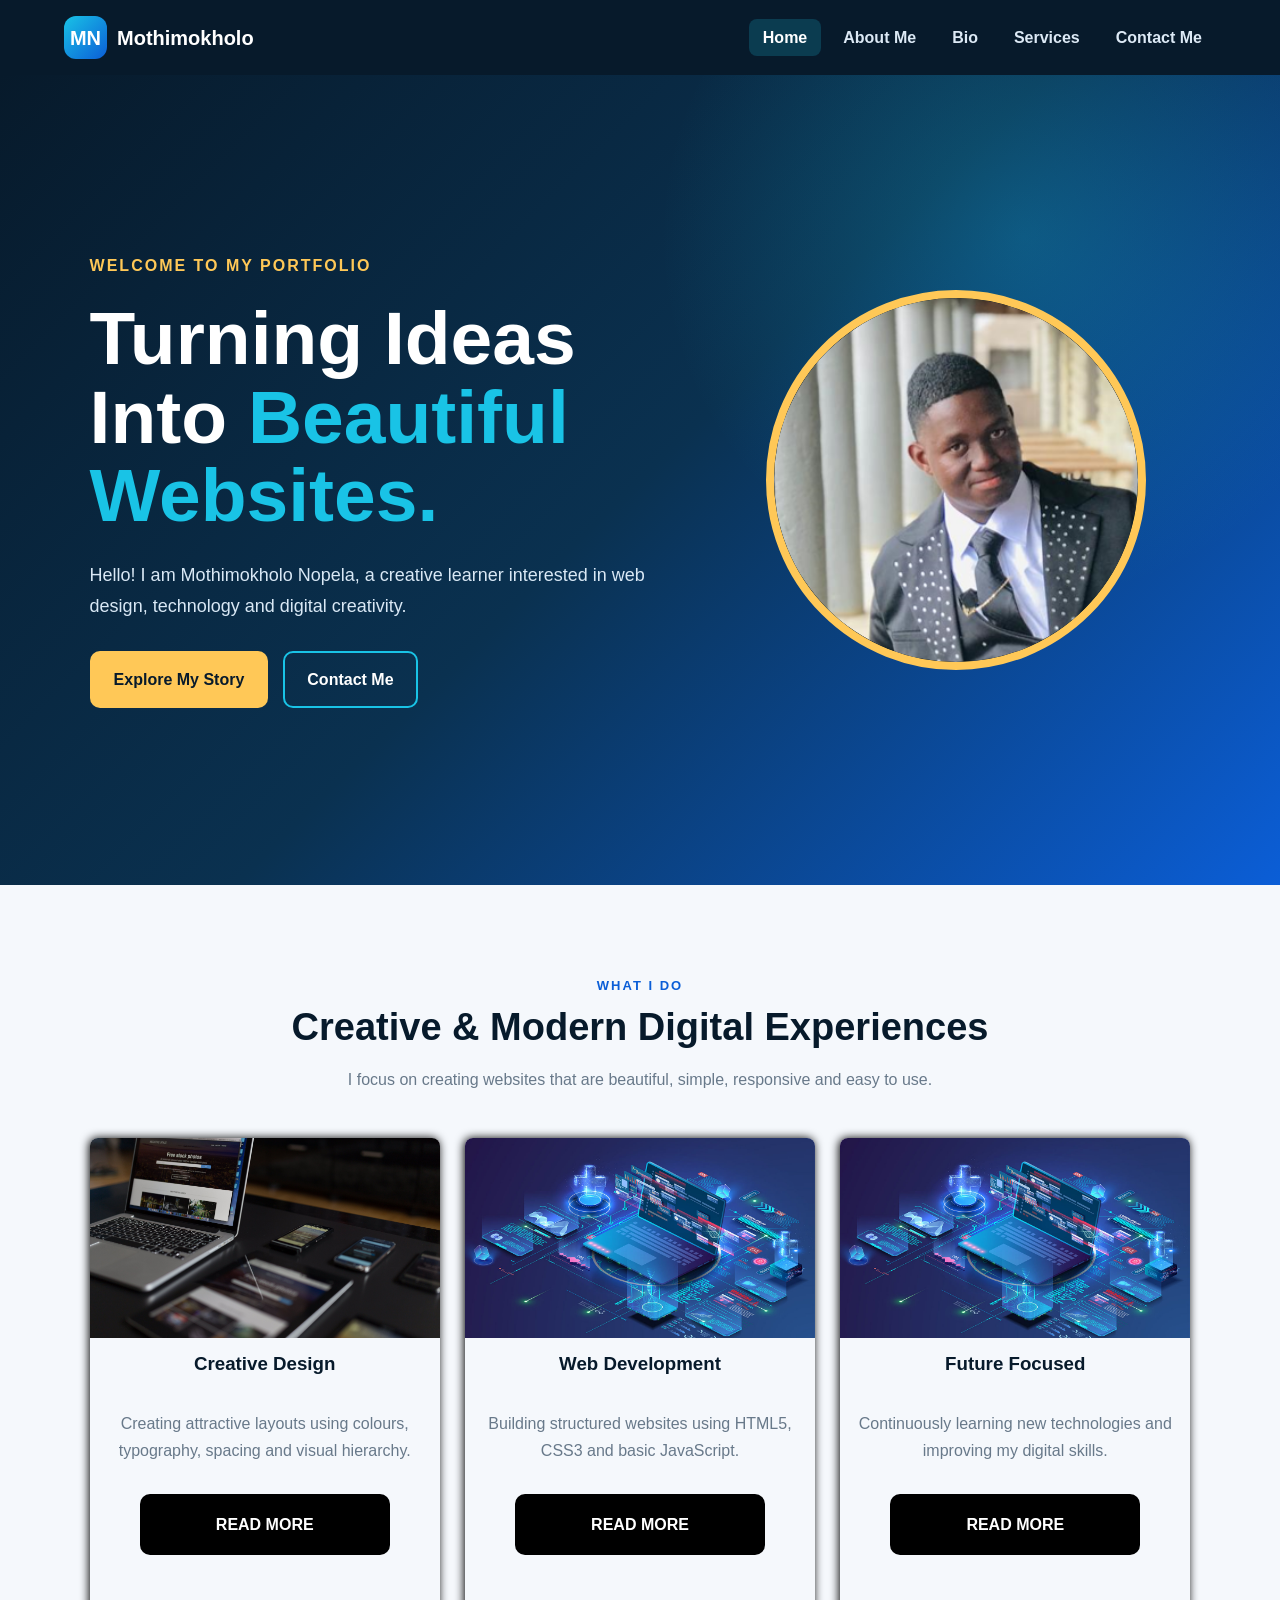
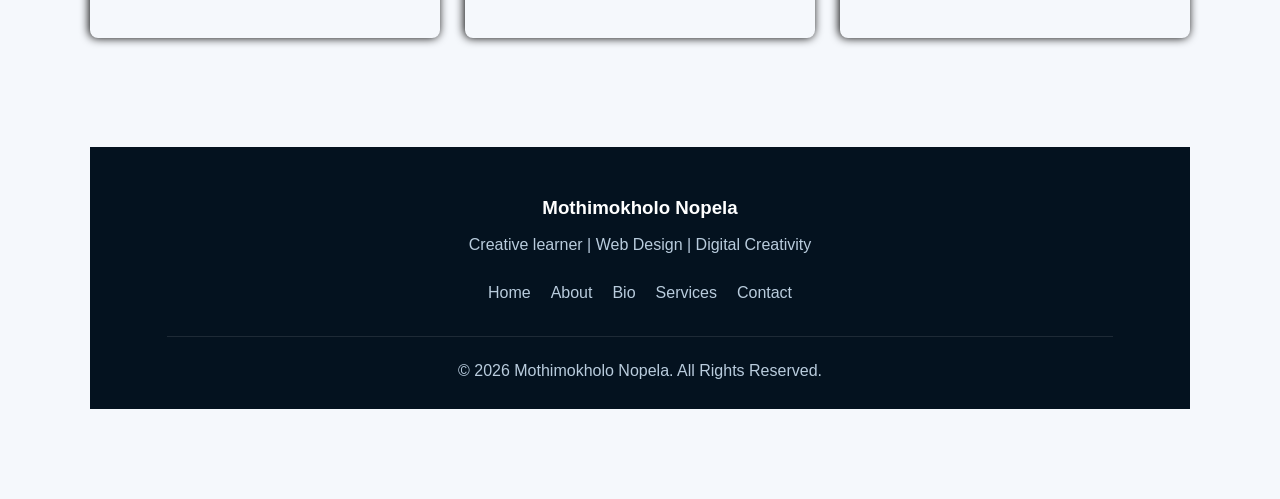
<file: index.html>
<!<!DOCTYPE html>
<html lang="en">
<head>
    <meta charset="UTF-8">
    <meta name="viewport" content="width=device-width, initial-scale=1.0">

    <title>Mothimokholo Nopela | Home</title>

    <link rel="stylesheet" href="style.css">
</head>

<body>

    <!-- Navigation Bar -->
    <header>
        <nav class="navbar">

            <div class="logo">
                <span>MN</span>
                Mothimokholo
            </div>

            <button class="menu-btn" onclick="toggleMenu()">☰</button>

            <ul class="nav-links" id="navLinks">
                <li><a href="index.html" class="active">Home</a></li>
                <li><a href="about.html">About Me</a></li>
                <li><a href="bio.html">Bio</a></li>
                <li><a href="services.html">Services</a></li>
                <li><a href="contact.html">Contact Me</a></li>
            </ul>

        </nav>
    </header>


    <!-- Hero Section -->
    <section class="hero">

        <div class="hero-content">

            <span class="welcome">WELCOME TO MY PORTFOLIO</span>

            <h1>
                Turning Ideas Into
                <span>Beautiful Websites.</span>
            </h1>

            <p>
                Hello! I am Mothimokholo Nopela, a creative learner
                interested in web design, technology and digital creativity.
            </p>

            <div class="hero-buttons">
                <a href="about.html" class="btn primary-btn">
                    Explore My Story
                </a>

                <a href="contact.html" class="btn secondary-btn">
                    Contact Me
                </a>
            </div>

        </div>


        <!-- PHOTO AREA -->
        <div class="photo-container">

            <div class="photo-placeholder">

                

                <img src="images/123.png" alt="profile">

                

            </div>

        </div>

    </section>


    <!-- Introduction Cards -->
    <section class="section">

        <div class="section-title">

            <span>WHAT I DO</span>

            <h2>Creative & Modern Digital Experiences</h2>

            <p>
                I focus on creating websites that are beautiful,
                simple, responsive and easy to use.
            </p>
            
            

        </div>


        <div class="cards">

            <div class="card">

                <img src="images/pexels-negativespace-34140.jpg" alt="creative design">

                <h3>Creative Design</h3>

                <p>
                    Creating attractive layouts using colours,
                    typography, spacing and visual hierarchy.
                </p>
                <a href="#" class="btn">READ MORE</a>
                

            </div>


            <div class="card">

                <img src="images/future-webdesign.jpg" alt="web development">

                <h3>Web Development</h3>

                <p>
                    Building structured websites using HTML5,
                    CSS3 and basic JavaScript.
                </p>
                <a href="#" class="btn">READ MORE</a>
                

            </div>


            <div class="card">

                <img src="images/future-webdesign.jpg" alt="website development">

                <h3>Future Focused</h3>

                <p>
                    Continuously learning new technologies and
                    improving my digital skills.
                </p>
                <a href="#" class="btn">READ MORE</a>
                

            </div>

        </div>
        <br><br><br><br>

    


    <!-- Footer -->
    <footer>

        <div class="footer-content">

            <h3>Mothimokholo Nopela</h3>

            <p>
                Creative learner | Web Design | Digital Creativity
            </p>

            <div class="footer-links">
                <a href="index.html">Home</a>
                <a href="about.html">About</a>
                <a href="bio.html">Bio</a>
                <a href="services.html">Services</a>
                <a href="contact.html">Contact</a>
            </div>

        </div>

        <p class="copyright">
            © 2026 Mothimokholo Nopela. All Rights Reserved.
        </p>

    </footer>


    <script src="script.js"></script>

</body>
</html>
</file>
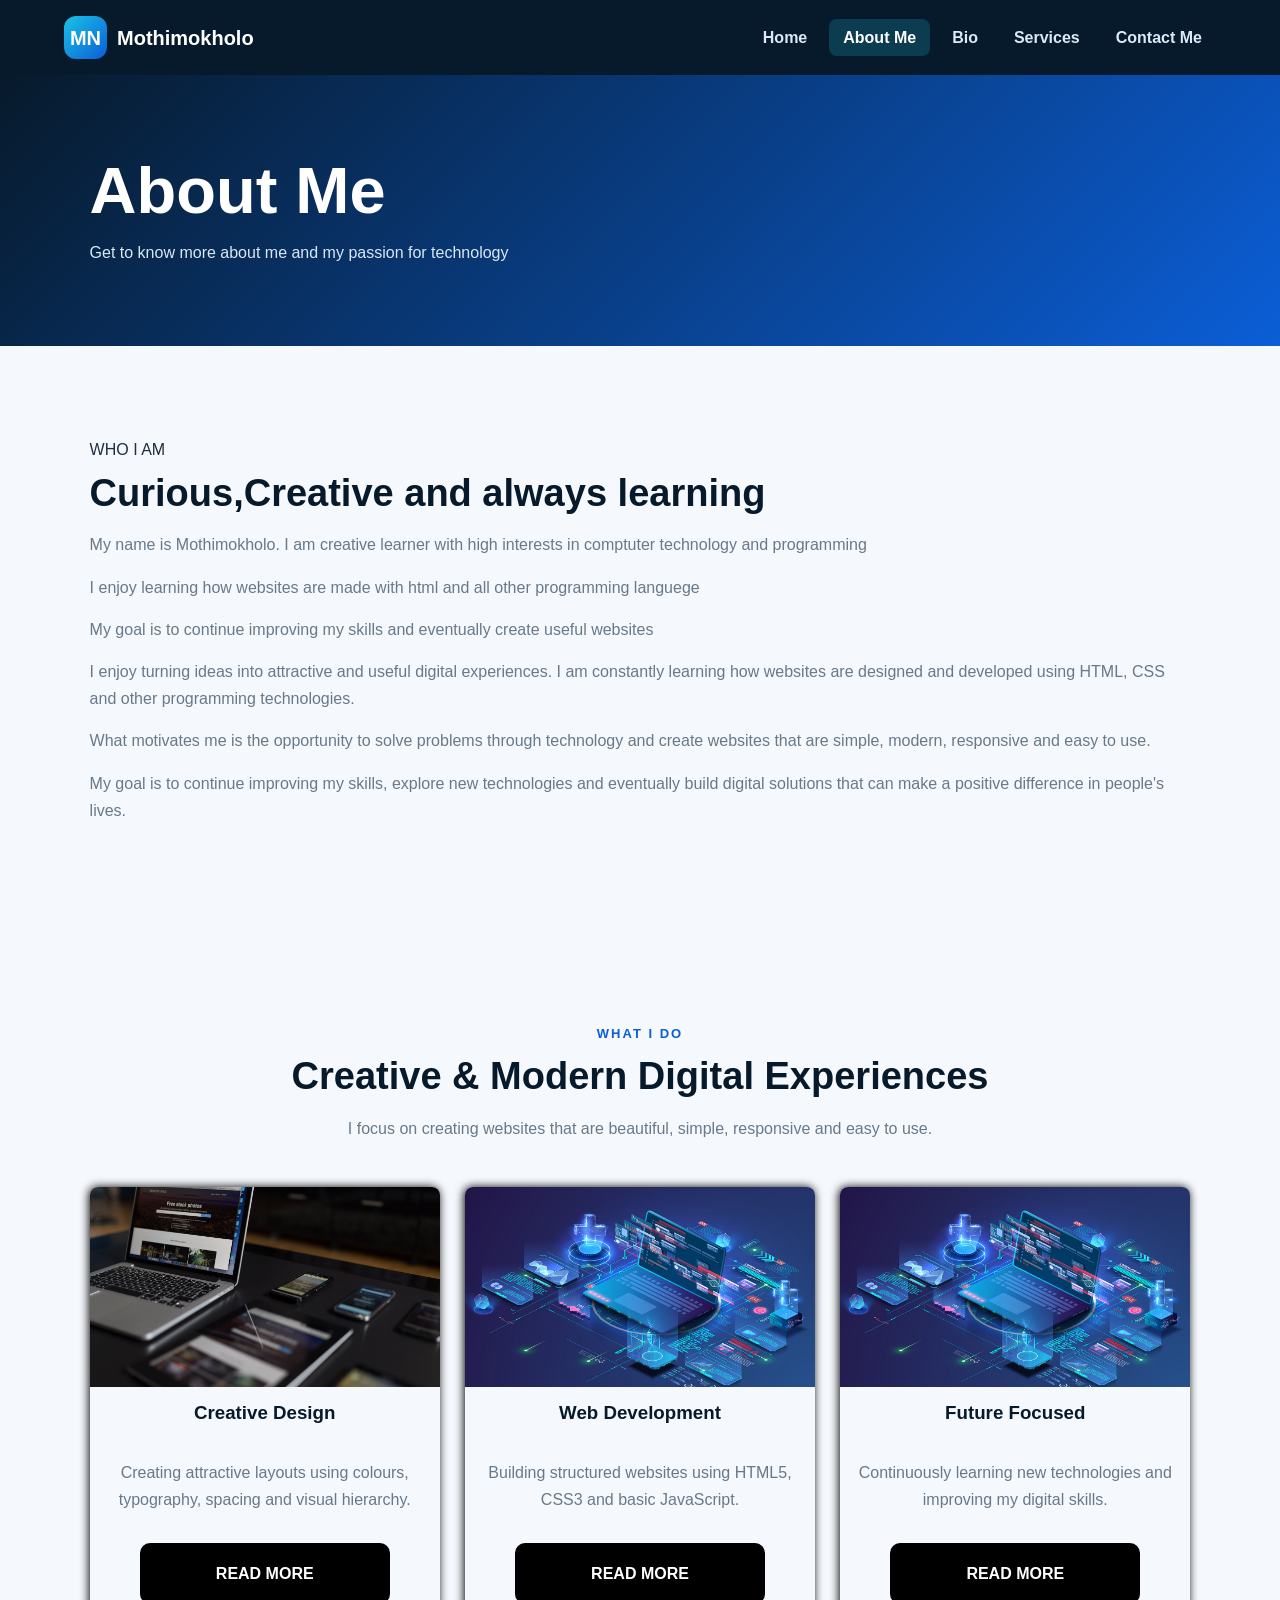
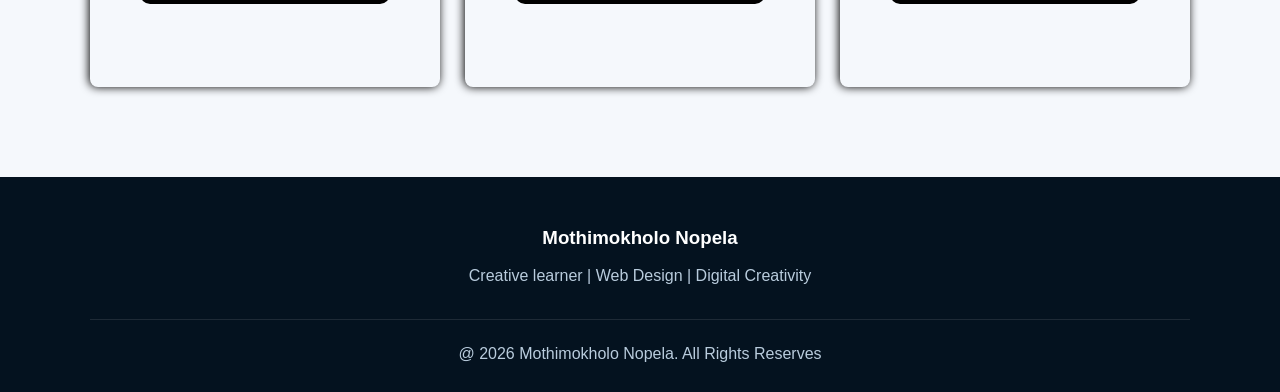
<file: about.html>
<!DOCTYPE html>
<html lang="en">
<head>
    <meta charset="UTF-8">
    <meta name="viewport" content="width=device-width, initial-scale=1.0">
    <title>Mothimokholo</title>
    <link rel="stylesheet" href="style.css">
    <style>
        .about-photo{
            width: 350px;
            height: 430px;
            flex-shrink: 0;
            border-radius: 25px;
            overflow: hidden;
            box-shadow: 015px 40px rgba(0, 0, 0, 0);

        }
        .about-photo img{
            width: 100%;
            height: 100%;
            object-fit: cover;
            display: block;
            transition: 0.4s;
        }
        .about-photo img:hover{
            transform: scale(1.05);
        }





    </style>
</head>
<body>
     <header>
       <!--Nvigation Bar-->
       <header>
        <nav class="navbar">
            <div class="logo">
                <span>MN</span>
                Mothimokholo

            </div>
               <button class="menu-btn" onclick="toggleMenu()">=</button>
                    <ul class="nav-links" id="navlinks">
                        <li><a href="index.html" >Home</a></li>
                        <li><a href="about.html" class="active">About Me</a></li>
                        <li><a href="bio.html"  >Bio</a></li>
                        <li><a href="services.html">Services</a></li>
                        <li><a href="contact.html">Contact Me</a></li>
                        
                    </ul>


               

        </nav>

        </nav>
     </header>
     <!--Page Heading-->
      <section class="page-header">
        <h1>About Me</h1>
        <p>
            Get to know more about me and my passion for technology
        </p>

      </section>
      <section class="section">
        <div class="two-coumn">
            <div class="about-text">
                <span class="small-tittle">
                    WHO I AM

                </span>
                
                <h2>
                    Curious,Creative and always learning
                </h2>
                <p>
                    My name is Mothimokholo. I am creative learner with high interests in comptuter technology and programming
                </p>
                <p>
                    I enjoy learning how websites are made with html and all other programming languege
                </p>
                <p>
                    My goal is to continue improving my skills and eventually create useful websites
                </p>
        
                <p>
                    I enjoy turning ideas into attractive and useful digital
                    experiences. I am constantly learning how websites are designed
                    and developed using HTML, CSS and other programming technologies.
                </p>
        
                <p>
                    What motivates me is the opportunity to solve problems through
                    technology and create websites that are simple, modern,
                    responsive and easy to use.
                </p>
        
                <p>
                    My goal is to continue improving my skills, explore new
                    technologies and eventually build digital solutions that can
                    make a positive difference in people's lives.
                </p>

            </div>

        </div>
         
    </section>
     <!-- Introduction Cards -->
     <section class="section">

        <div class="section-title">

            <span>WHAT I DO</span>

            <h2>Creative & Modern Digital Experiences</h2>

            <p>
                I focus on creating websites that are beautiful,
                simple, responsive and easy to use.
            </p>
            
            

        </div>


        <div class="cards">

            <div class="card">

                <img src="images/pexels-negativespace-34140.jpg" alt="creative design">

                <h3>Creative Design</h3>

                <p>
                    Creating attractive layouts using colours,
                    typography, spacing and visual hierarchy.
                </p>
                <a href="#" class="btn">READ MORE</a>
                

            </div>


            <div class="card">

                <img src="images/future-webdesign.jpg" alt="web development">

                <h3>Web Development</h3>

                <p>
                    Building structured websites using HTML5,
                    CSS3 and basic JavaScript.
                </p>
                <a href="#" class="btn">READ MORE</a>
                

            </div>


            <div class="card">

                <img src="images/future-webdesign.jpg" alt="website development">

                <h3>Future Focused</h3>

                <p>
                    Continuously learning new technologies and
                    improving my digital skills.
                </p>
                <a href="#" class="btn">READ MORE</a>
                

            </div>

        </div>

    </section>
   

      

        <footer>

            <div class="footer-content">
        
                <h3>Mothimokholo Nopela</h3>
        
                <p>
                    Creative learner | Web Design | Digital Creativity
                </p>
        
               
        
            </div>
        
            <p class="copyright">
                @ 2026 Mothimokholo Nopela. All Rights Reserves 
            </p>
        
        </footer>
       <script src="script.js"></script>
</body>
</html>
</file>
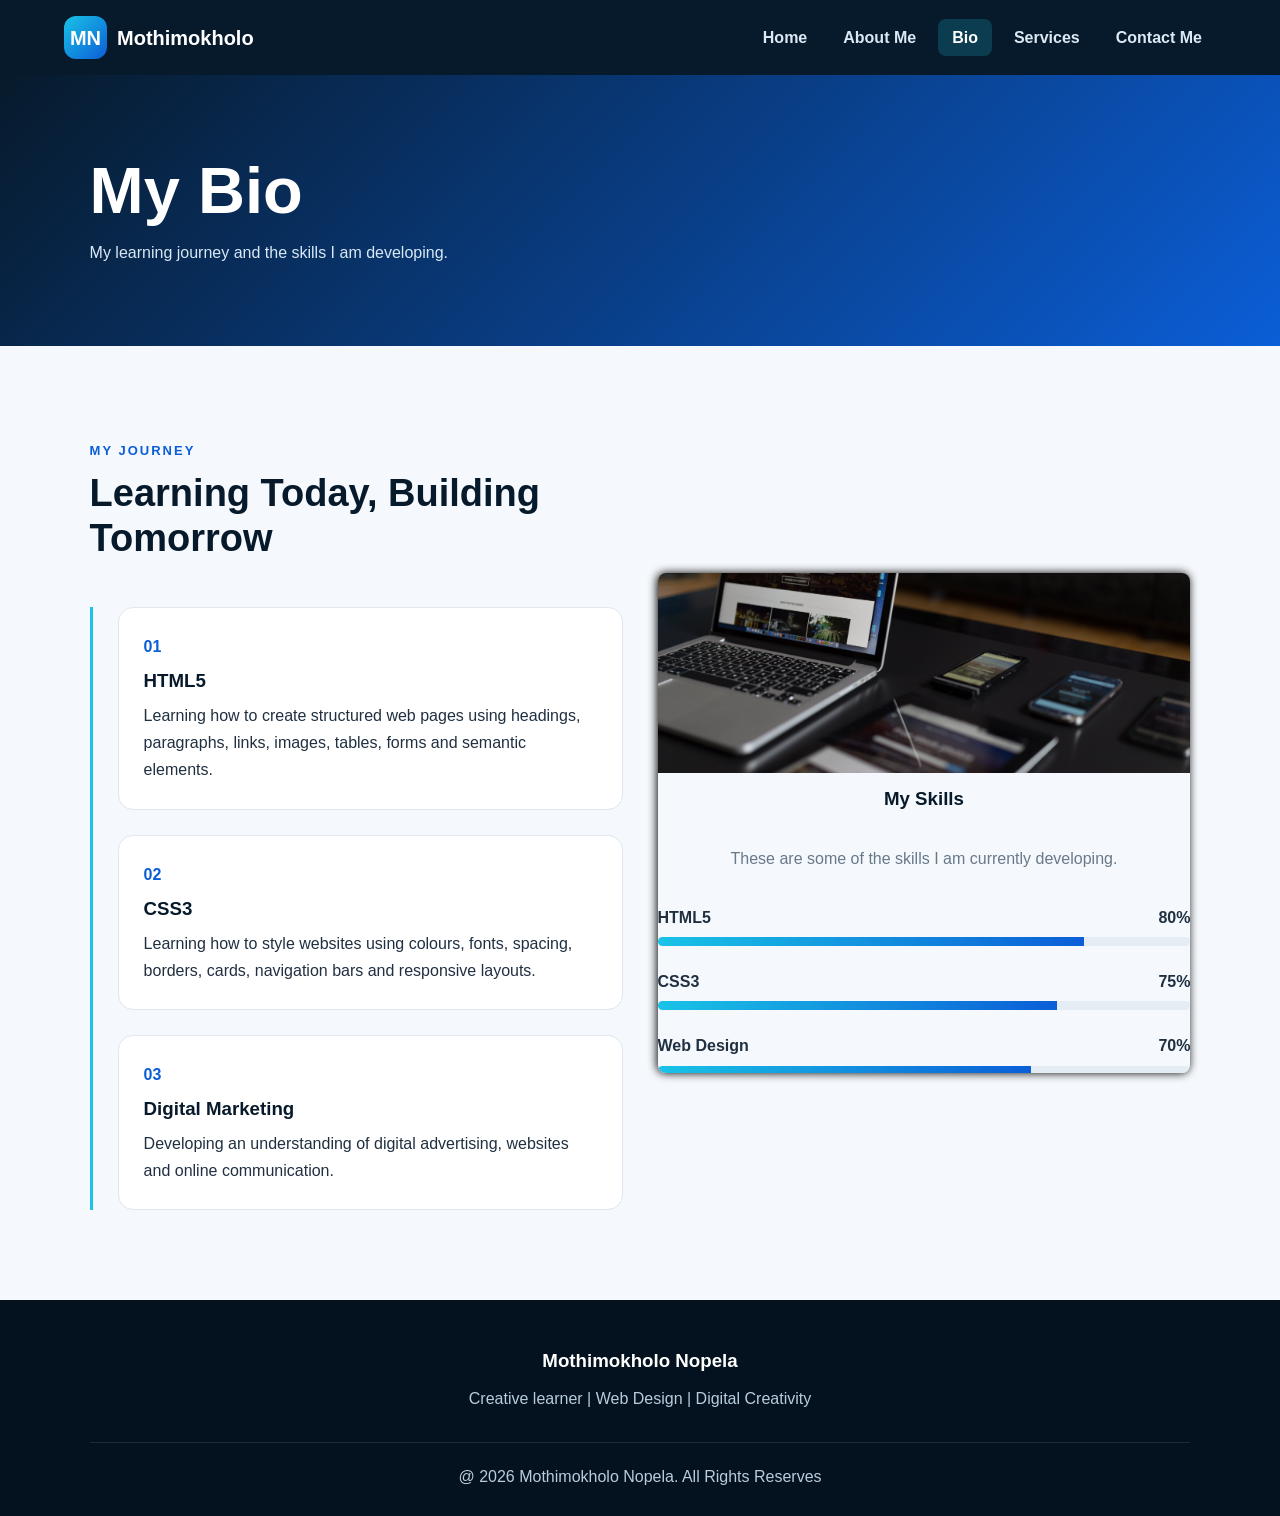
<file: bio.html>
<!DOCTYPE html>
<html lang="en">

<head>

    <meta charset="UTF-8">

    <meta name="viewport"
          content="width=device-width, initial-scale=1.0">

    <title>Mothimokholo Nopela | Bio</title>

    <link rel="stylesheet" href="style.css">

</head>

<body>


<header>

    <nav class="navbar">

        <div class="logo">
            <span>MN</span>
            Mothimokholo
        </div>

        <button class="menu-btn"
                onclick="toggleMenu()">☰</button>

        <ul class="nav-links" id="navLinks">

            <li><a href="index.html">Home</a></li>

            <li>
                <a href="about.html">About Me</a>
            </li>

            <li>
                <a href="bio.html" class="active">
                    Bio
                </a>
            </li>

            <li>
                <a href="services.html">
                    Services
                </a>
            </li>

            <li>
                <a href="contact.html">
                    Contact Me
                </a>
            </li>

        </ul>

    </nav>

</header>


<section class="page-header">

    <h1>My Bio</h1>

    <p>
        My learning journey and the skills I am developing.
    </p>

</section>


<section class="section">

    <div class="two-column">


        <div>

            <div class="section-title left">

                <span>MY JOURNEY</span>

                <h2>
                    Learning Today, Building Tomorrow
                </h2>

            </div>


            <div class="timeline">


                <div class="timeline-item">

                    <span>01</span>

                    <h3>HTML5</h3>

                    <p>
                        Learning how to create structured web
                        pages using headings, paragraphs, links,
                        images, tables, forms and semantic elements.
                    </p>

                </div>


                <div class="timeline-item">

                    <span>02</span>

                    <h3>CSS3</h3>

                    <p>
                        Learning how to style websites using
                        colours, fonts, spacing, borders, cards,
                        navigation bars and responsive layouts.
                    </p>

                </div>


                <div class="timeline-item">

                    <span>03</span>

                    <h3>Digital Marketing</h3>

                    <p>
                        Developing an understanding of digital
                        advertising, websites and online
                        communication.
                    </p>

                </div>

            </div>

        </div>


        <div class="card">

           <!--<div class="icon">⭐</div>-->
           <img src="images/pexels-negativespace-34140.jpg" alt="website design">

            <h3>My Skills</h3>

            <p>
                These are some of the skills I am currently
                developing.
            </p>


            <div class="skill">

                <div>
                    <span>HTML5</span>
                    <b>80%</b>
                </div>

                <div class="progress">
                    <div style="width:80%"></div>
                </div>

            </div>


            <div class="skill">

                <div>
                    <span>CSS3</span>
                    <b>75%</b>
                </div>

                <div class="progress">
                    <div style="width:75%"></div>
                </div>

            </div>


            <div class="skill">

                <div>
                    <span>Web Design</span>
                    <b>70%</b>
                </div>

                <div class="progress">
                    <div style="width:70%"></div>
                </div>

            </div>


            <div class="skill">

                <div>
                    <span>Digital Marketing</span>
                    <b>65%</b>
                </div>

                <div class="progress">
                    <div style="width:65%"></div>
                </div>

            </div>

        </div>

    </div>

</section>


<footer>

    <div class="footer-content">

        <h3>Mothimokholo Nopela</h3>

        <p>
            Creative learner | Web Design | Digital Creativity
        </p>

       

    </div>

    <p class="copyright">
        @ 2026 Mothimokholo Nopela. All Rights Reserves
    </p>

</footer>


<script src="script.js"></script>

</body>
</html>
</file>
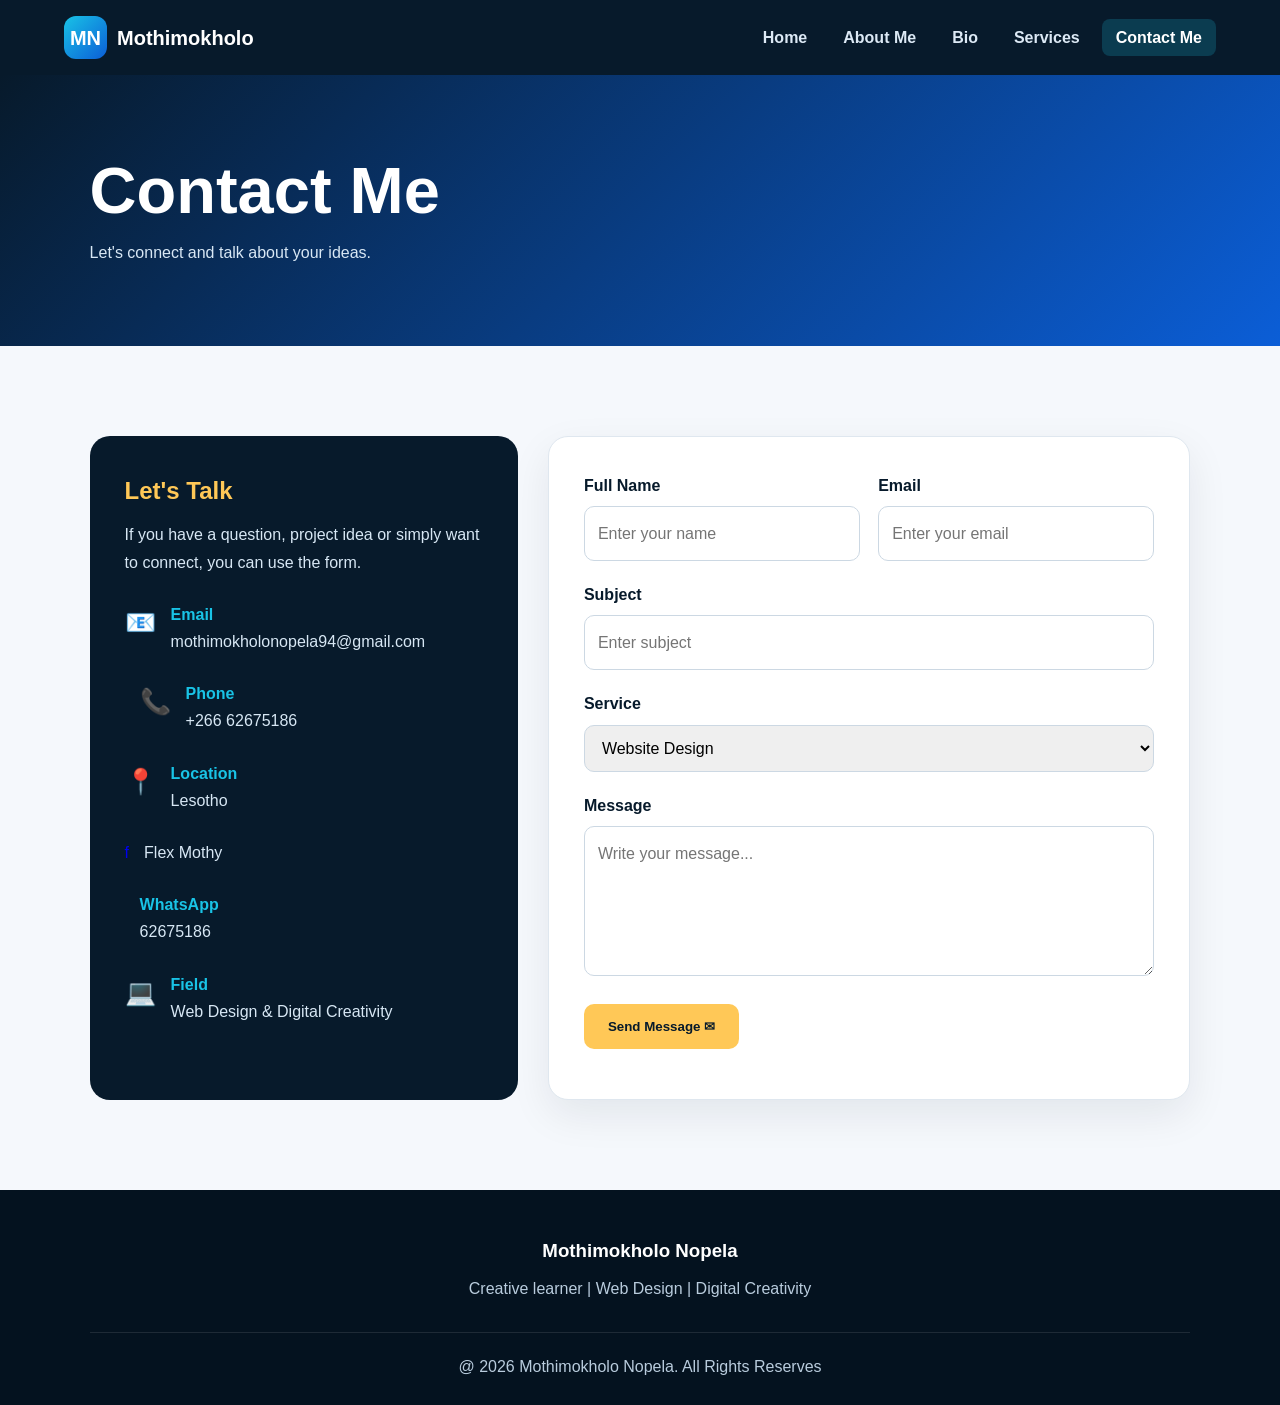
<file: contact.html>
<!DOCTYPE html>
<html lang="en">

<head>

    <meta charset="UTF-8">

    <meta name="viewport"
          content="width=device-width, initial-scale=1.0">

    <title>Mothimokholo Nopela | Contact</title>

    <link rel="stylesheet" href="style.css">

</head>

<body>


<header>

    <nav class="navbar">

        <div class="logo">

            <span>MN</span>

            Mothimokholo

        </div>


        <button class="menu-btn"
                onclick="toggleMenu()">☰</button>


        <ul class="nav-links" id="navLinks">

            <li>
                <a href="index.html">
                    Home
                </a>
            </li>

            <li>
                <a href="about.html">
                    About Me
                </a>
            </li>

            <li>
                <a href="bio.html">
                    Bio
                </a>
            </li>

            <li>
                <a href="services.html">
                    Services
                </a>
            </li>

            <li>
                <a href="contact.html"
                   class="active">
                    Contact Me
                </a>
            </li>

        </ul>

    </nav>

</header>


<section class="page-header">

    <h1>Contact Me</h1>

    <p>
        Let's connect and talk about your ideas.
    </p>

</section>


<section class="section">

    <div class="contact-container">


        <!-- Contact Information -->

        <div class="contact-info">

            <h2>Let's Talk</h2>

            <p>
                If you have a question, project idea or simply
                want to connect, you can use the form.
            </p>


            <div class="contact-item">

                <span>📧</span>

                <div>

                    <h4>Email</h4>

                    <p>
                        mothimokholonopela94@gmail.com
                    </p>

                </div>

            </div>


            <div class="contact-item"><i class="fas fa-phone"></i>

                <span>📞</span>

                <div>

                    <h4>Phone</h4>

                    <p>
                        +266 62675186
                    </p>

                </div>


            </div>
            <div class="contact-item">

                <span>📍</span>

                <div>

                    <h4>Location</h4>

                    <p>
                        Lesotho
                    </p>

                </div>
                

            </div>
            <div class="contact-item">

                <a href="#" class="facebook">f</a>

                <div>

                    

                    <p>
                        Flex Mothy
                    </p>

                </div>
            </div>
            <div class="contact-item">

                <a href="#" class="whatsapp"><i class="fa-brands-whatsapp"></i></a>

                <div>

                    <h4>WhatsApp</h4>

                    <p>
                        62675186
                    </p>

                </div>
            </div>
                



            <div class="contact-item">

                <span>💻</span>

                <div>

                    <h4>Field</h4>

                    <p>
                        Web Design & Digital Creativity
                    </p>

                </div>

            </div>

        </div>


        <!-- Contact Form -->

        <form id="contactForm">


            <div class="form-row">

                <div class="form-group">

                    <label for="name">
                        Full Name
                    </label>

                    <input
                        type="text"
                        id="name"
                        placeholder="Enter your name"
                        required>

                </div>


                <div class="form-group">

                    <label for="email">
                        Email
                    </label>

                    <input
                        type="email"
                        id="email"
                        placeholder="Enter your email"
                        required>

                </div>

            </div>


            <div class="form-group">

                <label for="subject">
                    Subject
                </label>

                <input
                    type="text"
                    id="subject"
                    placeholder="Enter subject"
                    required>

            </div>


            <div class="form-group">

                <label for="service">
                    Service
                </label>

                <select id="service">

                    <option>
                        Website Design
                    </option>

                    <option>
                        HTML Development
                    </option>

                    <option>
                        CSS Styling
                    </option>

                    <option>
                        Digital Marketing
                    </option>

                    <option>
                        General Question
                    </option>

                </select>

            </div>


            <div class="form-group">

                <label for="message">
                    Message
                </label>

                <textarea
                    id="message"
                    placeholder="Write your message..."
                    required></textarea>

            </div>


            <button type="submit"
                    class="btn primary-btn">

                Send Message ✉

            </button>


            <p id="formMessage"></p>


        </form>

    </div>

</section>


<footer>

    <div class="footer-content">

        <h3>Mothimokholo Nopela</h3>

        <p>
            Creative learner | Web Design | Digital Creativity
        </p>

       

    </div>

    <p class="copyright">
        @ 2026 Mothimokholo Nopela. All Rights Reserves 
    </p>

</footer>


<script src="script.js"></script>

</body>
</html>
</file>
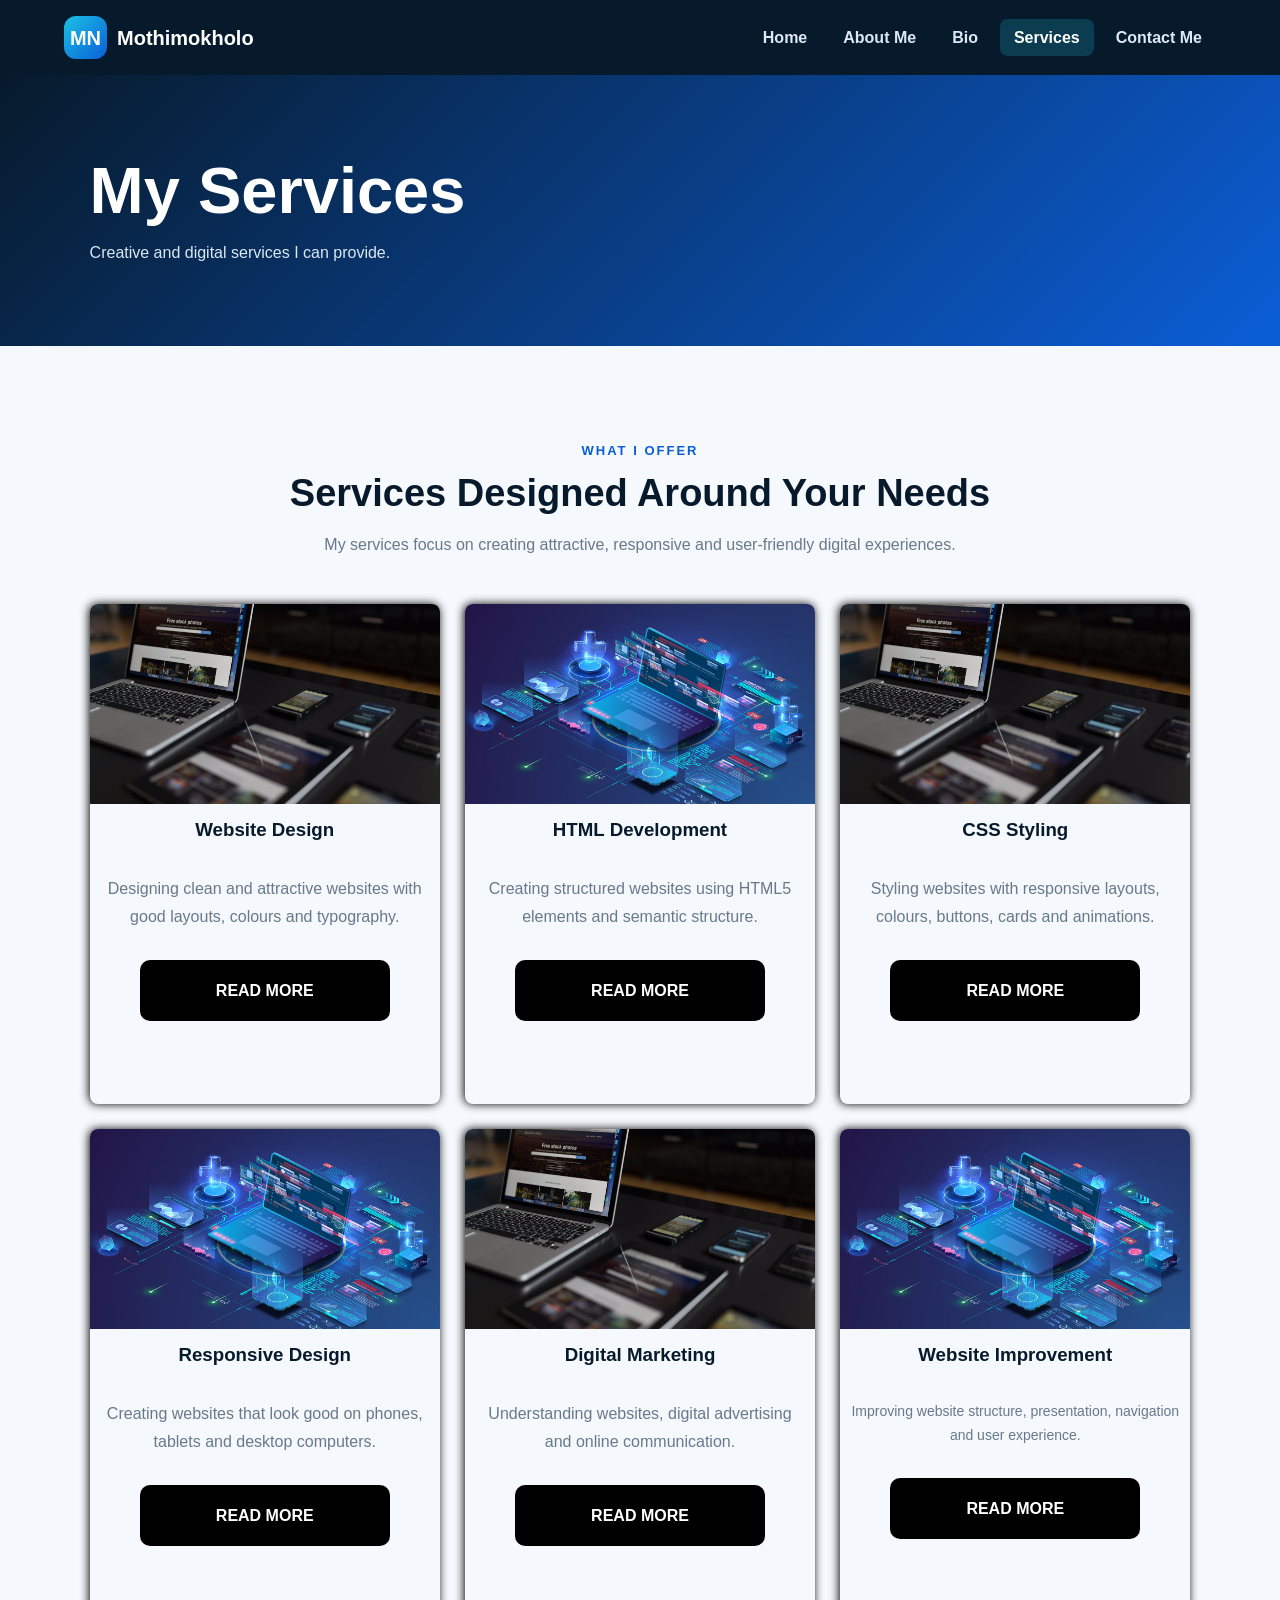
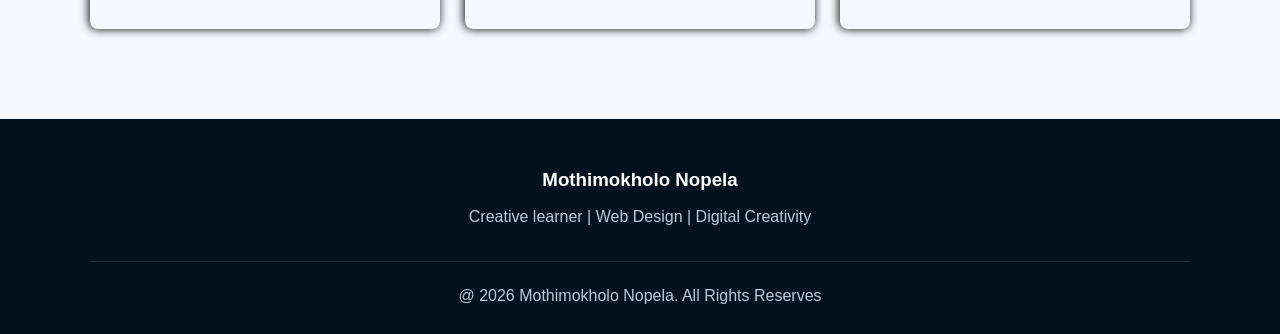
<file: services.html>
<!DOCTYPE html>
<html lang="en">

<head>

    <meta charset="UTF-8">

    <meta name="viewport"
          content="width=device-width, initial-scale=1.0">

    <title>Mothimokholo Nopela | Services</title>

    <link rel="stylesheet" href="style.css">

</head>

<body>


<header>

    <nav class="navbar">

        <div class="logo">

            <span>MN</span>

            Mothimokholo

        </div>


        <button class="menu-btn"
                onclick="toggleMenu()">☰</button>


        <ul class="nav-links" id="navLinks">

            <li>
                <a href="index.html">Home</a>
            </li>

            <li>
                <a href="about.html">About Me</a>
            </li>

            <li>
                <a href="bio.html">Bio</a>
            </li>

            <li>
                <a href="services.html"
                   class="active">
                    Services
                </a>
            </li>

            <li>
                <a href="contact.html">
                    Contact Me
                </a>
            </li>

        </ul>

    </nav>

</header>


<section class="page-header">

    <h1>My Services</h1>

    <p>
        Creative and digital services I can provide.
    </p>

</section>


<section class="section">

    <div class="section-title">

        <span>WHAT I OFFER</span>

        <h2>
            Services Designed Around Your Needs
        </h2>

        <p>
            My services focus on creating attractive,
            responsive and user-friendly digital experiences.
        </p>
        
        

    </div>


    <div class="cards">


        <div class="card">

            <img src="images/pexels-negativespace-34140.jpg" alt="website design">

            <h3>Website Design</h3>

            <p>
                Designing clean and attractive websites
                with good layouts, colours and typography.
                
            </p>
            <a href="#" class="btn">READ MORE</a>
           
            

        </div>


        <div class="card">

            <img src="images/future-webdesign.jpg" alt="website development">
            

            <h3>HTML Development</h3>

            <p>
                Creating structured websites using
                HTML5 elements and semantic structure.
            </p>
            <a href="#" class="btn">READ MORE</a>
            

        </div>


        <div class="card">

            <img src="images/pexels-negativespace-34140.jpg" alt="css styling">

            <h3>CSS Styling</h3>

            <p>
                Styling websites with responsive layouts,
                colours, buttons, cards and animations.
            </p>
            <a href="#" class="btn">READ MORE</a>
            

        </div>


        <div class="card">

            <img src="images/future-webdesign.jpg" alt="website development">

            <h3>Responsive Design</h3>

            <p>
                Creating websites that look good on
                phones, tablets and desktop computers.
            </p>
            <a href="#" class="btn">READ MORE</a>
            

        </div>


        <div class="card">
            <img src="images/pexels-negativespace-34140.jpg" alt="website development">
            <h3>Digital Marketing</h3>
            <p>
                Understanding websites, digital advertising
                and online communication.
            </p>
            <a href="#" class="btn">READ MORE</a>
            
        </div>
      

        <div class="card ">

            <img src="images/future-webdesign.jpg" alt="website development">
            <div class="layer"></div>
            <div class="info">

           
                
                <!---->
                <!--<div class="icon">🔧</div>-->
                <h3>Website Improvement</h3>

                <p>
                    Improving website structure, presentation,
                    navigation and user experience.
                </p>
                <a href="#" class="btn">READ MORE</a>
                
                
           </div>
        </div >


    </div>

</section>


<footer>

    <div class="footer-content">

        <h3>Mothimokholo Nopela</h3>

        <p>
            Creative learner | Web Design | Digital Creativity
        </p>

       

    </div>

    <p class="copyright">
        @ 2026 Mothimokholo Nopela. All Rights Reserves 
    </p>

</footer>


<script src="script.js"></script>

</body>
</html>
</file>
<file: style.css>
/* =========================
   COLOUR THEORY
========================= */

:root {

    --navy: #071A2B;

    --blue: #0B5ED7;

    --cyan: #19C3E6;

    --gold: #FFC857;

    --white: #FFFFFF;

    --light: #F5F8FC;

    --text: #203040;

    --gray: #68798A;

    --border: #DFE7EF;

}


/* =========================
   GENERAL
========================= */

* {

    margin: 0;

    padding: 0;

    box-sizing: border-box;

}


html {

    scroll-behavior: smooth;

}


body {

    font-family: Arial, Helvetica, sans-serif;

    background: var(--light);

    color: var(--text);

    line-height: 1.7;
  
    

}


a {

    text-decoration: none;

}


ul {

    list-style: none;

}


.container {

    width: 90%;

    max-width: 1150px;

    margin: auto;

}


/* =========================
   NAVIGATION
========================= */

header {

    position: sticky;

    top: 0;

    z-index: 1000;

}


.navbar {

    min-height: 75px;

    padding: 0 5%;

    background: var(--navy);

    display: flex;

    justify-content: space-between;

    align-items: center;

}


.logo {

    color: white;

    font-size: 20px;

    font-weight: bold;

    display: flex;

    align-items: center;

    gap: 10px;

}


.logo span {

    width: 43px;

    height: 43px;

    background: linear-gradient(
        135deg,
        var(--cyan),
        var(--blue)
    );

    border-radius: 12px;

    display: grid;

    place-items: center;

    color: white;

}


.nav-links {

    display: flex;

    gap: 8px;

}


.nav-links a {

    color: #dce9f5;

    padding: 10px 14px;

    border-radius: 8px;

    font-weight: bold;

    transition: 0.3s;

}


.nav-links a:hover,
.nav-links a.active {

    background: rgba(25,195,230,0.2);

    color: white;

}


.menu-btn {

    display: none;

    background: transparent;

    border: 1px solid #526779;

    color: white;

    font-size: 22px;

    padding: 5px 10px;

    border-radius: 7px;
    

}


/* =========================
   HERO
========================= */

.hero {

    min-height: 90vh;

    padding: 80px 7%;

    display: grid;

    grid-template-columns: 1.1fr 0.9fr;

    align-items: center;

    gap: 60px;

    color: white;

    background:
        radial-gradient(
            circle at 80% 20%,
            rgba(25,195,230,0.25),
            transparent 30%
        ),

        linear-gradient(
            135deg,
            var(--navy),
            #0A3150,
            var(--blue)
        );

}


.welcome {

    display: inline-block;

    color: var(--gold);

    font-weight: bold;

    letter-spacing: 2px;

    margin-bottom: 20px;

}


.hero h1 {

    font-size: clamp(42px, 6vw, 75px);

    line-height: 1.05;

    margin-bottom: 25px;

}


.hero h1 span {

    color: var(--cyan);

}


.hero p {

    max-width: 650px;

    color: #d9e8f5;

    font-size: 18px;

    margin-bottom: 30px;

}


.hero-buttons {

    display: flex;

    gap: 15px;

    flex-wrap: wrap;

}


/* =========================
   BUTTONS
========================= */

.btn {

    display: inline-block;

    padding: 13px 22px;

    border-radius: 10px;

    font-weight: bold;

    border: 2px solid transparent;

    cursor: pointer;

    transition: 0.3s;

}


.primary-btn {

    background: var(--gold);

    color: var(--navy);

}


.primary-btn:hover {

    transform: translateY(-3px);


}


.secondary-btn {

     color: white;

    border-color: var(--cyan);

}


.secondary-btn:hover {

    background: white;

    color: var(--navy);

}


/* =========================
   PHOTO
========================= */

.photo-container {
   /* padding: 15px;
    border-radius: 25px;
    background: rgba(255,255,255,0.1);
    width: 50%;
    height: 50%;
    object-fit: cover;
    display: block;
    transition: transform 0.4s ease;*/
    display: flex;
    justify-content: center;
    align-items: center;
    position: relative;
}
.photo-placeholder {
    /*min-height: 350px;
    border: 2px dashed rgba(255,255,255,0.5);
    border-radius: 20px;
    display: grid;
    place-items: center;
    text-align: center;
    padding: 30px;*/
    width: 380px;
    height: 380px;
    border-radius: 50%;
    overflow: hidden;
    border: 8px solid #FFC857;
    box-shadow: 0 0 0 0 8px rgb(25, 195, 230, 0.25) ,0 20px 45px rgba(0, 0, 0, 0.35);
    background: #071A2B;
    transition: 0.4s ease;
    display: block;
    

}
.photo-placeholder img{
    width: 100%;
    height: 100%;
    object-fit: cover;
    border-radius:100%;
    object-position: center;
    display: block;
    transition: 0.5s;

}


.photo-icon {

    font-size: 60px;

    margin-bottom: 10px;

}


.photo-placeholder h3 {

    color: white;

}


.photo-placeholder p {

    color: #d8e7f3;

    margin: 10px 0 0;

}




/* =========================
   SECTIONS
========================= */

.section {

    padding: 90px 7%;

}


.section-title {

    text-align: center;

    max-width: 750px;

    margin: 0 auto 45px;

}


.section-title.left {

    text-align: left;

}


.section-title span,
.small-title {

    color: var(--blue);

    font-size: 13px;

    font-weight: bold;

    letter-spacing: 2px;

}


.section-title h2,
.about-text h2 {

    color: var(--navy);

    font-size: 38px;

    line-height: 1.2;

    margin: 8px 0 15px;

}


.section-title p {

    color: var(--gray);

}


/* =========================
   CARDS
========================= */

.cards {

    max-width: 1150px;

    margin: auto;

    display: grid;

    grid-template-columns: repeat(3, 1fr);

    gap: 25px;

}
/*.card{
    width: 80%;
    margin: auto;
    text-align: center;
    padding-top: 50px;
}*/

.row{
    width: 400px;
    height: 400px;
    /*---background: #000;---*/
    margin-top: 60px;
    display: flex;
    /*--flex-wrap: nowrap;--*/
}
.card{
    margin: auto;
    width: 100%;
    height: 500px;
    box-shadow: -1px 0 10px #000000;
    align-items: center;
    text-align: center;
    padding: 0;
    border-radius: 8px;
    overflow: hidden;
}
.card img{
    width: 100%;
    height:200px;
    display: block;
    object-fit: cover;
    padding: 0;
}
.card h3{
    padding: 10px;
}
 .card p{
    padding: 10px;
}
.card a{
background-color: #000000;
color: #fff;
padding:15px 20px;
display: block;
text-align: center;
margin: 20px 50px;
text-decoration: none;
}
.card:hover{
background-color: rgb(62,62,62);
color: #fff;
cursor: pointer;
transform: scale(1.03);
transition: all 1s ease;
}
.column{
    background: white;

    padding: 30px;

    border: 1px solid var(--border);

    border-radius: 20px;
    width: 300px;
    text-align: center;

    box-shadow: 0 10px 30px rgba(7,26,43,0.06);

    transition: 0.3s;
    

}
.column img{
    width: 100%;
    height: 100%;
    object-fit: cover;
    pointer-events: none;
    transition: 0.5s;

}
.info p{
    font-size: 14px;
    margin-top: 3px;
}
.info button{
    background: #490ccc;

    border: none;
    padding: 8px 12px;
    font-weight: bold;
    border-radius: 8px;
    margin-top: 8px;
}
.column:hover,.column:hover .img,.column:hover .layer{
    transform: scale(1.1);
}
.column:hover> .layer{
    opacity: 1;
}
.column:hover> .info{
    bottom: 0;
    opacity: 1;
}
.column:hover > .column:not(:hover){
    filter: blur(5px);
}
.column .layer{
    background: linear-gradient(to top,rgba(0,0,0,1)),rgba(0, 0,0, 0);
    position: absolute;
    bottom: 0;
    width: 100%;
    height: 75%;
    opacity: 0;
    transition: 0.3s;
}
.column.info{
    position: absolute;
    bottom: 50%;
    width: 100%;
    padding: 15px;
    opacity: 0;
    transition:0.3s botton,1.75s opacity;

}
.column:hover img{
    transform: scale(1.1);
}


.column:hover {

    transform: translateY(-8px);


    box-shadow:
        0 20px 45px rgba(7,26,43,0.13);

}






/*card {



    background: white;

    padding: 30px;

    border: 1px solid var(--border);

    border-radius: 20px;
    width: 300px;
    text-align: center;

    box-shadow: 0 10px 30px rgba(7,26,43,0.06);

    transition: 0.3s;

}
.card img{
    width: 100%;
    height: 100%;
    object-fit: cover;
    pointer-events: none;
    transition: 0.5s;

}
.info p{
    font-size: 14px;
    margin-top: 3px;
}
.info button{
    background: #490ccc;

    border: none;
    padding: 8px 12px;
    font-weight: bold;
    border-radius: 8px;
    margin-top: 8px;
}
.card:hover,.card:hover .img,.card:hover .layer{
    transform: scale(1.1);
}
.card:hover> .layer{
    opacity: 1;
}
.card:hover> .info{
    bottom: 0;
    opacity: 1;
}
.card:hover > .card:not(:hover){
    filter: blur(5px);
}
.card .layer{
    background: linear-gradient(to top,rgba(0,0,0,1)),rgba(0, 0,0, 0);
    position: absolute;
    bottom: 0;
    width: 100%;
    height: 75%;
    opacity: 0;
    transition: 0.3s;
}
.card .info{
    position: absolute;
    bottom: 50%;
    width: 100%;
    padding: 15px;
    opacity: 0;
    transition:0.3s botton,1.75s opacity;

}
.card:hover img{
    transform: scale(1.1);
}


.card:hover {

    transform: translateY(-8px);


    box-shadow:
        0 20px 45px rgba(7,26,43,0.13);

}*/


.icon {

    width: 55px;

    height: 55px;

    border-radius: 15px;

    background: #E7F8FC;

    display: grid;

    place-items: center;

    font-size: 25px;

    margin-bottom: 18px;

}

.icon img{
    
    height: 200px;
   
    width:100%;

    object-fit: cover;

   


}
.card h3 {

    color: var(--navy);

    margin-bottom: 10px;

}


.card p {

    color: var(--gray);

}


/* =========================
   PAGE HEADER
========================= */

.page-header {

    padding: 80px 7%;

    color: white;

    background:
        linear-gradient(
            135deg,
            var(--navy),
            var(--blue)
        );

}


.page-header h1 {

    font-size: clamp(40px, 6vw, 65px);

    line-height: 1.1;

}


.page-header p {

    color: #d9e8f5;

    margin-top: 12px;

}


/* =========================
   TWO COLUMNS
========================= */

.two-column {

    max-width: 1150px;

    margin: auto;

    display: grid;

    grid-template-columns: 1fr 1fr;

    gap: 35px;

}


.about-text p {

    margin-bottom: 15px;

    color: var(--gray);

}


/* =========================
   DARK CARD
========================= */

.dark-card {

    background: var(--navy);

    color: white;

    padding: 35px;

    border-radius: 20px;

}


.dark-card h3 {

    color: var(--gold);

    margin-bottom: 20px;

}


.principles {

    display: grid;

    gap: 15px;

}


.principles li {

    padding: 15px;

    background: rgba(255,255,255,0.07);

    border-radius: 10px;

}


.principles strong {

    display: block;

    color: var(--cyan);

}


/* =========================
   TIMELINE
========================= */

.timeline {

    border-left: 3px solid var(--cyan);

    padding-left: 25px;

    display: grid;

    gap: 25px;

}


.timeline-item {

    background: white;

    padding: 25px;

    border-radius: 15px;

    border: 1px solid var(--border);

}


.timeline-item span {

    color: var(--blue);

    font-weight: bold;

}


.timeline-item h3 {

    color: var(--navy);

    margin: 5px 0;

}


/* =========================
   SKILLS
========================= */

.skills-card {

    height: fit-content;

}


.skill {

    margin-top: 22px;

}


.skill > div:first-child {

    display: flex;

    justify-content: space-between;

    margin-bottom: 6px;

    font-weight: bold;

}


.progress {

    height: 9px;

    background: #e5edf4;

    border-radius: 20px;

    overflow: hidden;

}


.progress div {

    height: 100%;

    background: linear-gradient(
        90deg,
        var(--cyan),
        var(--blue)
    );

}


/* =========================
   CONTACT
========================= */

.contact-container {

    max-width: 1150px;

    margin: auto;

    display: grid;

    grid-template-columns: 0.8fr 1.2fr;

    gap: 30px;

}


.contact-info {

    background: var(--navy);

    color: white;

    padding: 35px;

    border-radius: 20px;

}


.contact-info h2 {

    color: var(--gold);

    margin-bottom: 10px;

}


.contact-info > p {

    color: #d7e7f4;

}


.contact-item {

    display: flex;

    gap: 15px;

    margin-top: 25px;

}


.contact-item span {

    font-size: 25px;

}


.contact-item h4 {

    color: var(--cyan);

}


.contact-item p {

    color: #d7e7f4;

}


form {

    background: white;

    padding: 35px;

    border-radius: 20px;

    border: 1px solid var(--border);

    box-shadow:
        0 15px 40px rgba(7,26,43,0.08);

}


.form-row {display: grid;grid-template-columns: 1fr 1fr;gap: 18px;}


.form-group {

    margin-bottom: 20px;

}


label {

    display: block;

    color: var(--navy);

    font-weight: bold;

    margin-bottom: 7px;

}


input,
textarea,
select {

    width: 100%;

    padding: 13px;

    border: 1px solid #ccd8e3;

    border-radius: 10px;

    font: inherit;

    outline: none;

}


input:focus,
textarea:focus,
select:focus {

    border-color: var(--cyan);

    box-shadow:
        0 0 0 4px rgba(25,195,230,0.12);

}


textarea {

    min-height: 150px;

    resize: vertical;

}


#formMessage {

    margin-top: 15px;

    color: var(--blue);

    font-weight: bold;

}


/* =========================
   FOOTER
========================= */

footer {

    background: #04121F;

    color: #b9ccdd;

    padding: 45px 7% 25px;

    text-align: center;

}


.footer-content h3 {

    color: white;

    margin-bottom: 8px;

}


.footer-links {

    margin-top: 20px;

    display: flex;

    justify-content: center;

    gap: 20px;

    flex-wrap: wrap;

}


.footer-links a {

    color: #b9ccdd;

}


.footer-links a:hover {

    color: var(--cyan);

}


.copyright {

    border-top: 1px solid rgba(255,255,255,0.1);

    margin-top: 30px;

    padding-top: 20px;

}


/* =========================
   MOBILE RESPONSIVENESS
========================= */

@media(max-width: 850px) {

    .menu-btn {

        display: block;

    }


    .nav-links {

        display: none;

        position: absolute;

        top: 75px;

        left: 5%;

        right: 5%;

        background: var(--navy);

        flex-direction: column;

        padding: 15px;

        border-radius: 12px;

    }


    .nav-links.show {

        display: flex;

    }


    .hero {

        grid-template-columns: 1fr;

        padding: 60px 7%;

    }


    .two-column,
    .contact-container {

        grid-template-columns: 1fr;

    }


    .cards {

        grid-template-columns: 1fr 1fr;

    }

}


@media(max-width: 580px) {

    .hero h1 {

        font-size: 45px;

    }


    .hero-buttons {

        flex-direction: column;

    }


    .btn {

        text-align: center;

        width: 100%;

    }


    .photo-placeholder {

        min-height: 300px;

    }


    .cards {

        grid-template-columns: 1fr;

    }


    .form-row {

        grid-template-columns: 1fr;

    }


    .section {

        padding: 60px 7%;

    }


    .section-title h2,
    .about-text h2 {

        font-size: 30px;

    }
  

    

}
</file>
